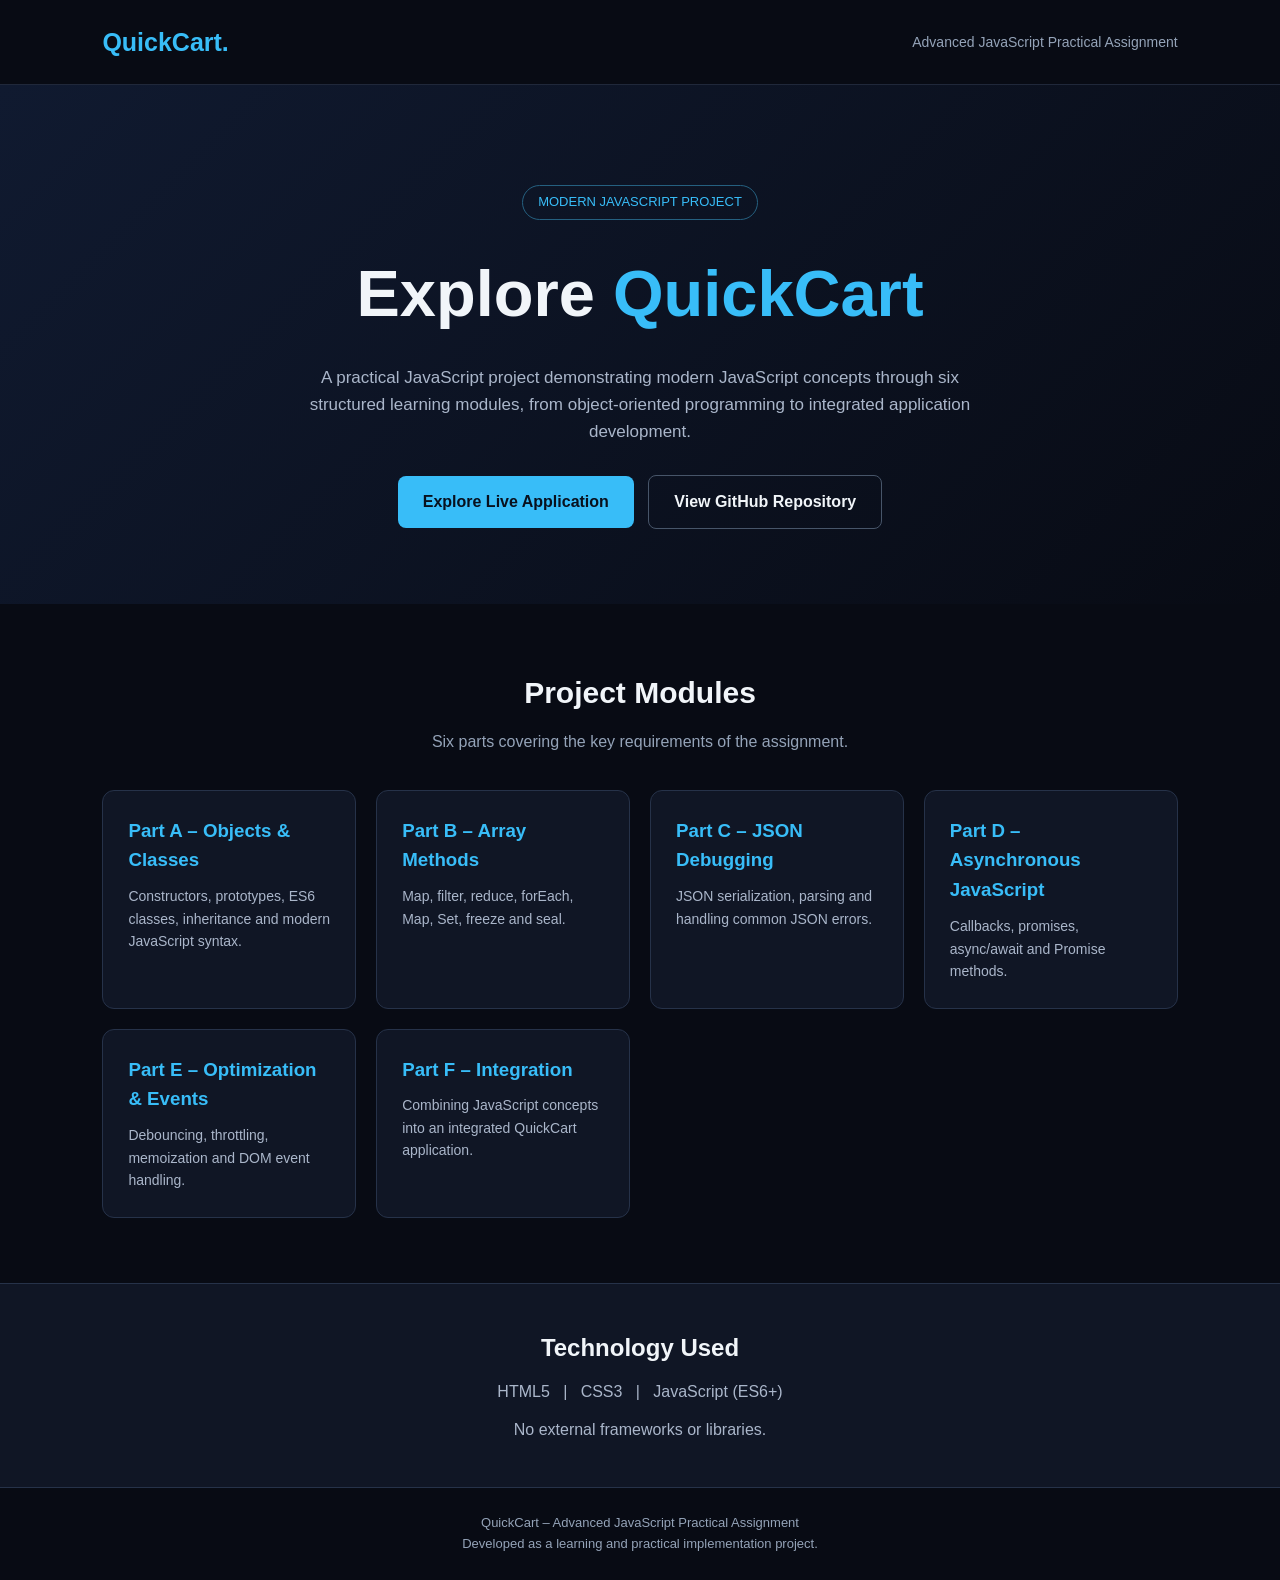
<file: index.html>
<!doctype html>
<html lang="en">
  <head>
    <meta charset="UTF-8" />
    <meta name="viewport" content="width=device-width, initial-scale=1.0" />
    <meta
      name="description"
      content="QuickCart - Advanced JavaScript practical assignment demonstrating modern JavaScript concepts."
    />
    <title>QuickCart | Advanced JavaScript Project</title>

    <style>
      * {
        margin: 0;
        padding: 0;
        box-sizing: border-box;
      }

      body {
        font-family: Arial, sans-serif;
        background: #080b14;
        color: #f1f5f9;
        line-height: 1.6;
      }

      header {
        padding: 22px 8%;
        display: flex;
        justify-content: space-between;
        align-items: center;
        border-bottom: 1px solid #20283a;
      }

      .logo {
        font-size: 25px;
        font-weight: bold;
        color: #38bdf8;
      }

      header span {
        color: #94a3b8;
        font-size: 14px;
      }

      .hero {
        text-align: center;
        padding: 100px 20px 75px;
        background: linear-gradient(135deg, #101a30, #080b14);
      }

      .tag {
        display: inline-block;
        color: #38bdf8;
        border: 1px solid #256080;
        border-radius: 20px;
        padding: 6px 15px;
        font-size: 13px;
        margin-bottom: 22px;
      }

      h1 {
        font-size: clamp(38px, 6vw, 65px);
        margin-bottom: 18px;
      }

      h1 span {
        color: #38bdf8;
      }

      .hero p {
        max-width: 680px;
        margin: 0 auto 30px;
        color: #aab6ca;
        font-size: 17px;
      }

      .button {
        display: inline-block;
        background: #38bdf8;
        color: #08111e;
        text-decoration: none;
        padding: 13px 25px;
        border-radius: 8px;
        font-weight: bold;
        transition: 0.2s;
      }

      .button:hover {
        background: #7dd3fc;
        transform: translateY(-2px);
      }

      .secondary {
        background: transparent;
        border: 1px solid #475569;
        color: #f1f5f9;
        margin-left: 10px;
      }

      .secondary:hover {
        background: #1e293b;
        color: white;
      }

      .container {
        width: 84%;
        max-width: 1100px;
        margin: auto;
        padding: 65px 0;
      }

      .section-title {
        text-align: center;
        font-size: 30px;
        margin-bottom: 12px;
      }

      .section-description {
        text-align: center;
        color: #94a3b8;
        margin-bottom: 35px;
      }

      .cards {
        display: grid;
        grid-template-columns: repeat(auto-fit, minmax(240px, 1fr));
        gap: 20px;
      }

      .card {
        background: #101625;
        border: 1px solid #263249;
        border-radius: 12px;
        padding: 25px;
      }

      .card h3 {
        color: #38bdf8;
        margin-bottom: 10px;
      }

      .card p {
        color: #aab6ca;
        font-size: 14px;
      }

      .technology {
        text-align: center;
        background: #101625;
        border-top: 1px solid #263249;
        border-bottom: 1px solid #263249;
        padding: 45px 20px;
      }

      .technology p {
        color: #aab6ca;
        margin-top: 12px;
      }

      footer {
        text-align: center;
        padding: 25px;
        color: #94a3b8;
        font-size: 13px;
      }

      @media (max-width: 600px) {
        header {
          padding: 18px 5%;
        }

        header span {
          font-size: 11px;
        }

        .hero {
          padding-top: 75px;
        }

        .container {
          width: 90%;
        }

        .secondary {
          margin: 12px 0 0;
        }
      }
    </style>
  </head>

  <body>
    <header>
      <div class="logo">QuickCart.</div>
      <span>Advanced JavaScript Practical Assignment</span>
    </header>

    <main>
      <section class="hero">
        <div class="tag">MODERN JAVASCRIPT PROJECT</div>

        <h1>Explore <span>QuickCart</span></h1>

        <p>
          A practical JavaScript project demonstrating modern JavaScript
          concepts through six structured learning modules, from object-oriented
          programming to integrated application development.
        </p>

        <a href="./part-e-optimization-events/" class="button">
          Explore Live Application
        </a>

        <a
          href="https://github.com/rahulgopanaboyina/QuickCart"
          class="button secondary"
          target="_blank"
          rel="noopener noreferrer"
        >
          View GitHub Repository
        </a>
      </section>

      <section class="container">
        <h2 class="section-title">Project Modules</h2>

        <p class="section-description">
          Six parts covering the key requirements of the assignment.
        </p>

        <div class="cards">
          <div class="card">
            <h3>Part A – Objects & Classes</h3>
            <p>
              Constructors, prototypes, ES6 classes, inheritance and modern
              JavaScript syntax.
            </p>
          </div>

          <div class="card">
            <h3>Part B – Array Methods</h3>
            <p>Map, filter, reduce, forEach, Map, Set, freeze and seal.</p>
          </div>

          <div class="card">
            <h3>Part C – JSON Debugging</h3>
            <p>JSON serialization, parsing and handling common JSON errors.</p>
          </div>

          <div class="card">
            <h3>Part D – Asynchronous JavaScript</h3>
            <p>Callbacks, promises, async/await and Promise methods.</p>
          </div>

          <div class="card">
            <h3>Part E – Optimization & Events</h3>
            <p>Debouncing, throttling, memoization and DOM event handling.</p>
          </div>

          <div class="card">
            <h3>Part F – Integration</h3>
            <p>
              Combining JavaScript concepts into an integrated QuickCart
              application.
            </p>
          </div>
        </div>
      </section>

      <section class="technology">
        <h2>Technology Used</h2>
        <p>HTML5 &nbsp; | &nbsp; CSS3 &nbsp; | &nbsp; JavaScript (ES6+)</p>
        <p>No external frameworks or libraries.</p>
      </section>
    </main>

    <footer>
      <p>QuickCart – Advanced JavaScript Practical Assignment</p>
      <p>Developed as a learning and practical implementation project.</p>
    </footer>
  </body>
</html>
</file>
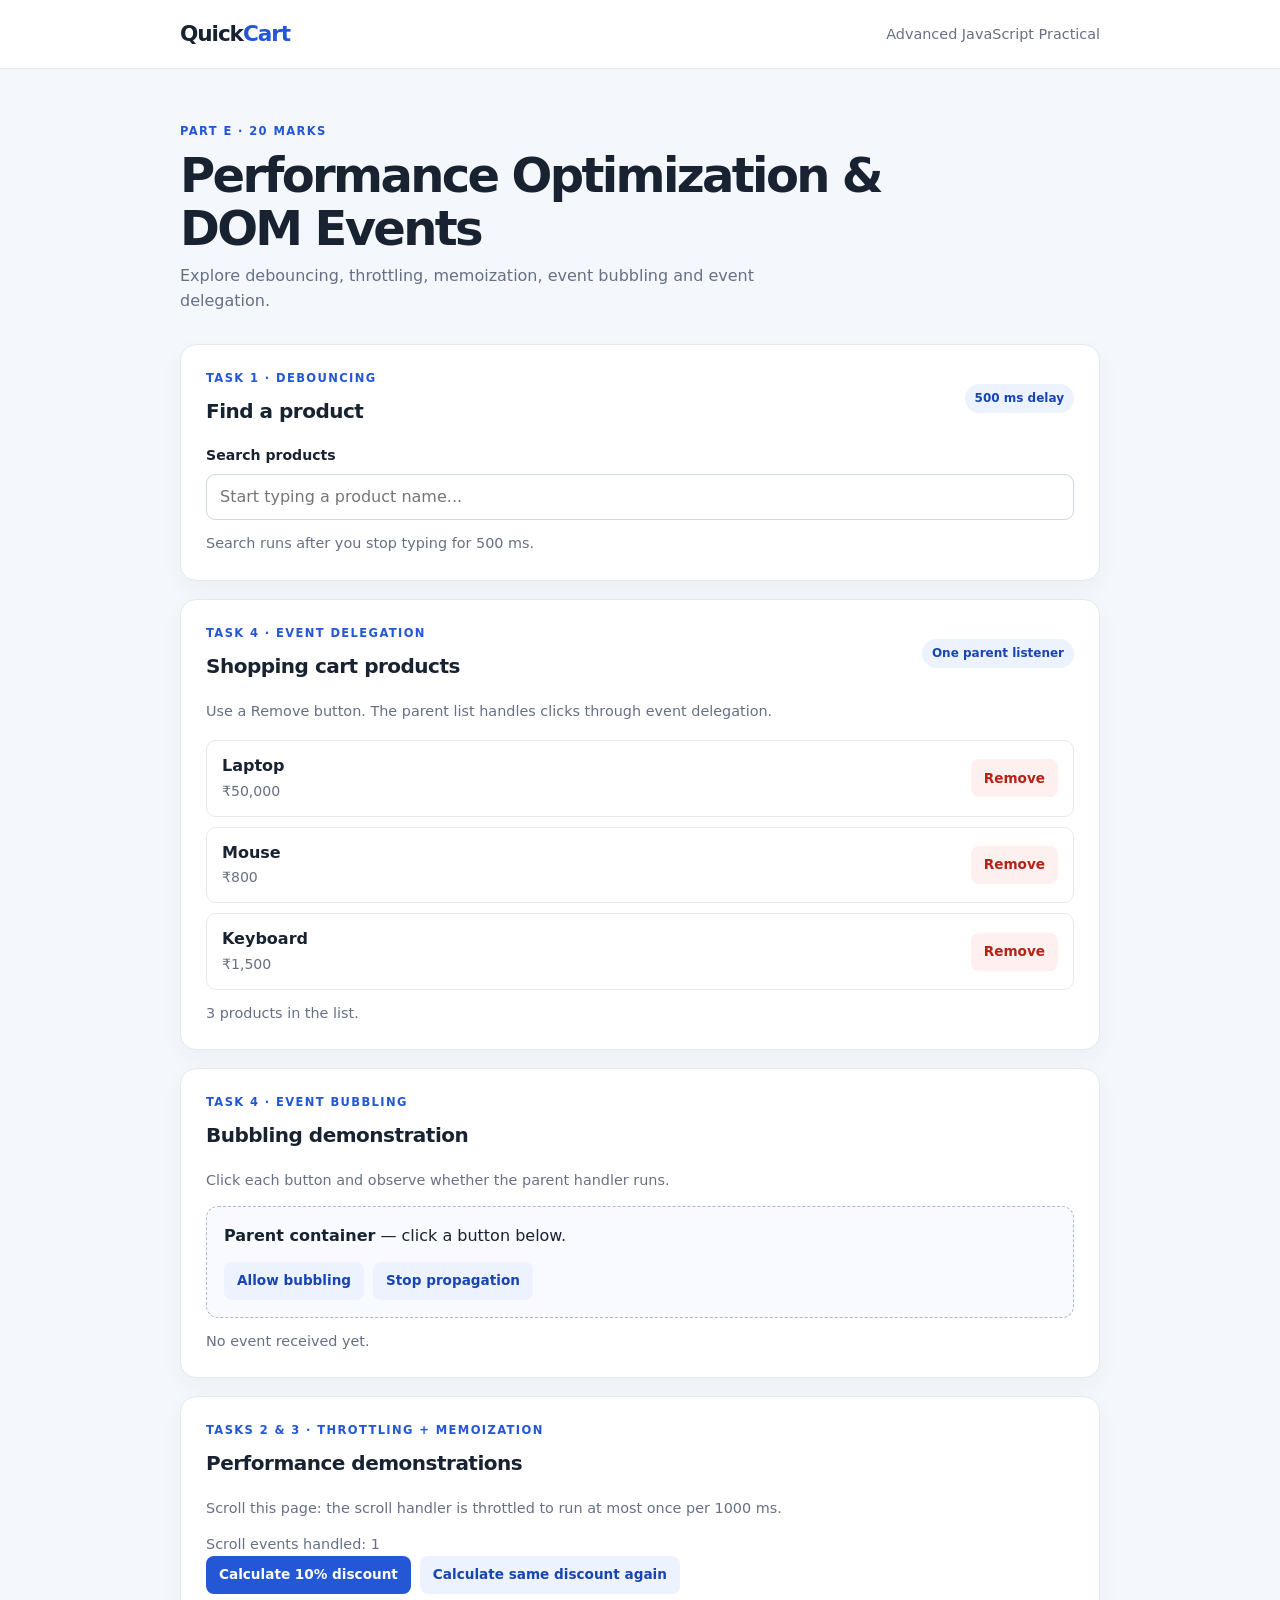
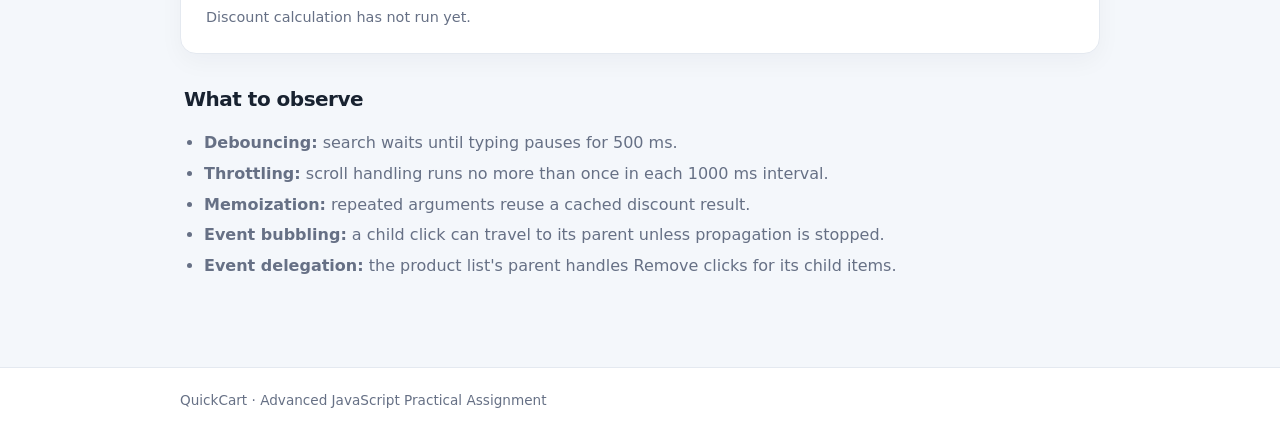
<file: part-e-optimization-events/index.html>
<!doctype html>
<html lang="en">
  <head>
    <meta charset="UTF-8" />
    <meta name="viewport" content="width=device-width, initial-scale=1.0" />
    <meta name="description" content="QuickCart JavaScript optimization and DOM event demonstrations." />
    <title>QuickCart | JavaScript Optimization & DOM Events</title>
    <link rel="stylesheet" href="style.css" />
    <script src="script.js" defer></script>
  </head>
  <body>
    <header class="site-header">
      <div class="container header-content">
        <a class="brand" href="#top" aria-label="QuickCart home">Quick<span>Cart</span></a>
        <span class="header-label">Advanced JavaScript Practical</span>
      </div>
    </header>

    <main id="top" class="container page-content">
      <section class="intro">
        <p class="eyebrow">PART E · 20 MARKS</p>
        <h1>Performance Optimization & DOM Events</h1>
        <p>Explore debouncing, throttling, memoization, event bubbling and event delegation.</p>
      </section>

      <section class="panel" aria-labelledby="search-heading">
        <div class="section-heading">
          <div>
            <p class="eyebrow">TASK 1 · DEBOUNCING</p>
            <h2 id="search-heading">Find a product</h2>
          </div>
          <span class="timing-tag">500 ms delay</span>
        </div>
        <label for="product-search">Search products</label>
        <input id="product-search" type="search" placeholder="Start typing a product name..." autocomplete="off" />
        <p id="search-status" class="status" aria-live="polite">Search runs after you stop typing for 500 ms.</p>
      </section>

      <section class="panel" aria-labelledby="products-heading">
        <div class="section-heading">
          <div>
            <p class="eyebrow">TASK 4 · EVENT DELEGATION</p>
            <h2 id="products-heading">Shopping cart products</h2>
          </div>
          <span class="timing-tag">One parent listener</span>
        </div>
        <p class="helper-text">Use a Remove button. The parent list handles clicks through event delegation.</p>
        <ul id="product-list" class="product-list">
          <li class="product-row" data-product-name="Laptop"><div><strong>Laptop</strong><span>₹50,000</span></div><button class="remove-button" type="button" data-action="remove">Remove</button></li>
          <li class="product-row" data-product-name="Mouse"><div><strong>Mouse</strong><span>₹800</span></div><button class="remove-button" type="button" data-action="remove">Remove</button></li>
          <li class="product-row" data-product-name="Keyboard"><div><strong>Keyboard</strong><span>₹1,500</span></div><button class="remove-button" type="button" data-action="remove">Remove</button></li>
        </ul>
        <p id="cart-status" class="status" aria-live="polite">3 products in the list.</p>
      </section>

      <section class="panel" aria-labelledby="events-heading">
        <div class="section-heading">
          <div>
            <p class="eyebrow">TASK 4 · EVENT BUBBLING</p>
            <h2 id="events-heading">Bubbling demonstration</h2>
          </div>
        </div>
        <p class="helper-text">Click each button and observe whether the parent handler runs.</p>
        <div id="bubble-parent" class="bubble-parent">
          <p><strong>Parent container</strong> — click a button below.</p>
          <div class="button-row">
            <button id="allow-bubbling" class="secondary-button" type="button">Allow bubbling</button>
            <button id="stop-bubbling" class="secondary-button" type="button">Stop propagation</button>
          </div>
        </div>
        <p id="bubble-status" class="status" aria-live="polite">No event received yet.</p>
      </section>

      <section class="panel" aria-labelledby="performance-heading">
        <div class="section-heading">
          <div>
            <p class="eyebrow">TASKS 2 & 3 · THROTTLING + MEMOIZATION</p>
            <h2 id="performance-heading">Performance demonstrations</h2>
          </div>
        </div>
        <p class="helper-text">Scroll this page: the scroll handler is throttled to run at most once per 1000 ms.</p>
        <p id="scroll-status" class="status" aria-live="polite">Scroll events handled: 0</p>
        <div class="button-row">
          <button id="calculate-discount" class="primary-button" type="button">Calculate 10% discount</button>
          <button id="calculate-discount-again" class="secondary-button" type="button">Calculate same discount again</button>
        </div>
        <p id="memo-status" class="status" aria-live="polite">Discount calculation has not run yet.</p>
      </section>

      <section class="explanation">
        <h2>What to observe</h2>
        <ul>
          <li><strong>Debouncing:</strong> search waits until typing pauses for 500 ms.</li>
          <li><strong>Throttling:</strong> scroll handling runs no more than once in each 1000 ms interval.</li>
          <li><strong>Memoization:</strong> repeated arguments reuse a cached discount result.</li>
          <li><strong>Event bubbling:</strong> a child click can travel to its parent unless propagation is stopped.</li>
          <li><strong>Event delegation:</strong> the product list's parent handles Remove clicks for its child items.</li>
        </ul>
      </section>
    </main>

    <footer class="site-footer"><div class="container">QuickCart · Advanced JavaScript Practical Assignment</div></footer>
  </body>
</html>
</file>
<file: part-e-optimization-events/style.css>
:root {
  color-scheme: light;
  font-family: Inter, ui-sans-serif, system-ui, -apple-system, BlinkMacSystemFont, "Segoe UI", sans-serif;
  color: #182230;
  background: #f4f7fb;
  font-synthesis: none;
  text-rendering: optimizeLegibility;
  --ink: #182230;
  --muted: #667085;
  --line: #e4e9f0;
  --brand: #2457d6;
  --brand-dark: #1945b4;
}

* { box-sizing: border-box; }
body { margin: 0; min-width: 320px; line-height: 1.55; }
button, input { font: inherit; }
button { cursor: pointer; }
.container { width: min(100% - 40px, 920px); margin-inline: auto; }
.site-header { background: #fff; border-bottom: 1px solid var(--line); }
.header-content { min-height: 68px; display: flex; align-items: center; justify-content: space-between; gap: 20px; }
.brand { color: var(--ink); text-decoration: none; font-size: 1.35rem; font-weight: 800; letter-spacing: -0.05em; }
.brand span { color: var(--brand); }
.header-label, .helper-text, .status { color: var(--muted); font-size: 0.9rem; }
.page-content { padding-block: 54px 72px; }
.intro { margin-bottom: 30px; }
.eyebrow { margin: 0 0 8px; color: var(--brand); font-size: 0.72rem; font-weight: 800; letter-spacing: 0.12em; }
h1, h2, p { margin-top: 0; }
h1 { max-width: 720px; margin-bottom: 10px; font-size: clamp(2rem, 5vw, 3rem); line-height: 1.1; letter-spacing: -0.055em; }
h2 { margin-bottom: 0; font-size: 1.25rem; letter-spacing: -0.025em; }
.intro > p:last-child { max-width: 650px; margin-bottom: 0; color: var(--muted); }
.panel { margin-top: 18px; padding: 25px; border: 1px solid var(--line); border-radius: 16px; background: #fff; box-shadow: 0 8px 24px rgb(16 24 40 / 4%); }
.section-heading { display: flex; align-items: center; justify-content: space-between; gap: 16px; margin-bottom: 18px; }
.timing-tag { flex: 0 0 auto; padding: 5px 10px; border-radius: 999px; background: #edf2ff; color: var(--brand-dark); font-size: 0.75rem; font-weight: 700; }
label { display: block; margin-bottom: 7px; font-size: 0.88rem; font-weight: 700; }
input[type="search"] { width: 100%; min-height: 46px; padding: 10px 13px; border: 1px solid #cfd7e3; border-radius: 9px; outline: none; }
input[type="search"]:focus { border-color: var(--brand); box-shadow: 0 0 0 3px rgb(36 87 214 / 12%); }
.status { margin: 12px 0 0; }
.product-list { display: grid; gap: 10px; margin: 18px 0 0; padding: 0; list-style: none; }
.product-row { display: flex; align-items: center; justify-content: space-between; gap: 15px; padding: 13px 15px; border: 1px solid var(--line); border-radius: 10px; }
.product-row[hidden] { display: none; }
.product-row div { display: grid; gap: 2px; }
.product-row span { color: var(--muted); font-size: 0.88rem; }
.primary-button, .secondary-button, .remove-button { min-height: 38px; padding: 8px 13px; border: 0; border-radius: 8px; font-size: 0.85rem; font-weight: 700; }
.primary-button { background: var(--brand); color: #fff; }
.primary-button:hover { background: var(--brand-dark); }
.secondary-button { background: #edf2ff; color: var(--brand-dark); }
.remove-button { background: #fff0f0; color: #b42318; }
.button-row { display: flex; flex-wrap: wrap; gap: 9px; }
.bubble-parent { padding: 17px; border: 1px dashed #aab8d0; border-radius: 12px; background: #f8faff; }
.bubble-parent > p { margin-bottom: 13px; }
.explanation { margin-top: 26px; padding: 4px 4px 0; }
.explanation h2 { margin-bottom: 10px; }
.explanation ul { padding-left: 20px; color: var(--muted); }
.explanation li + li { margin-top: 6px; }
.site-footer { padding-block: 22px; border-top: 1px solid var(--line); background: #fff; color: var(--muted); font-size: 0.85rem; }

@media (max-width: 600px) {
  .container { width: min(100% - 28px, 920px); }
  .header-content { min-height: 60px; }
  .header-label { max-width: 145px; text-align: right; font-size: 0.75rem; }
  .page-content { padding-top: 38px; }
  .panel { padding: 18px; }
  .section-heading { align-items: flex-start; }
  .timing-tag { margin-top: 2px; }
}
</file>
